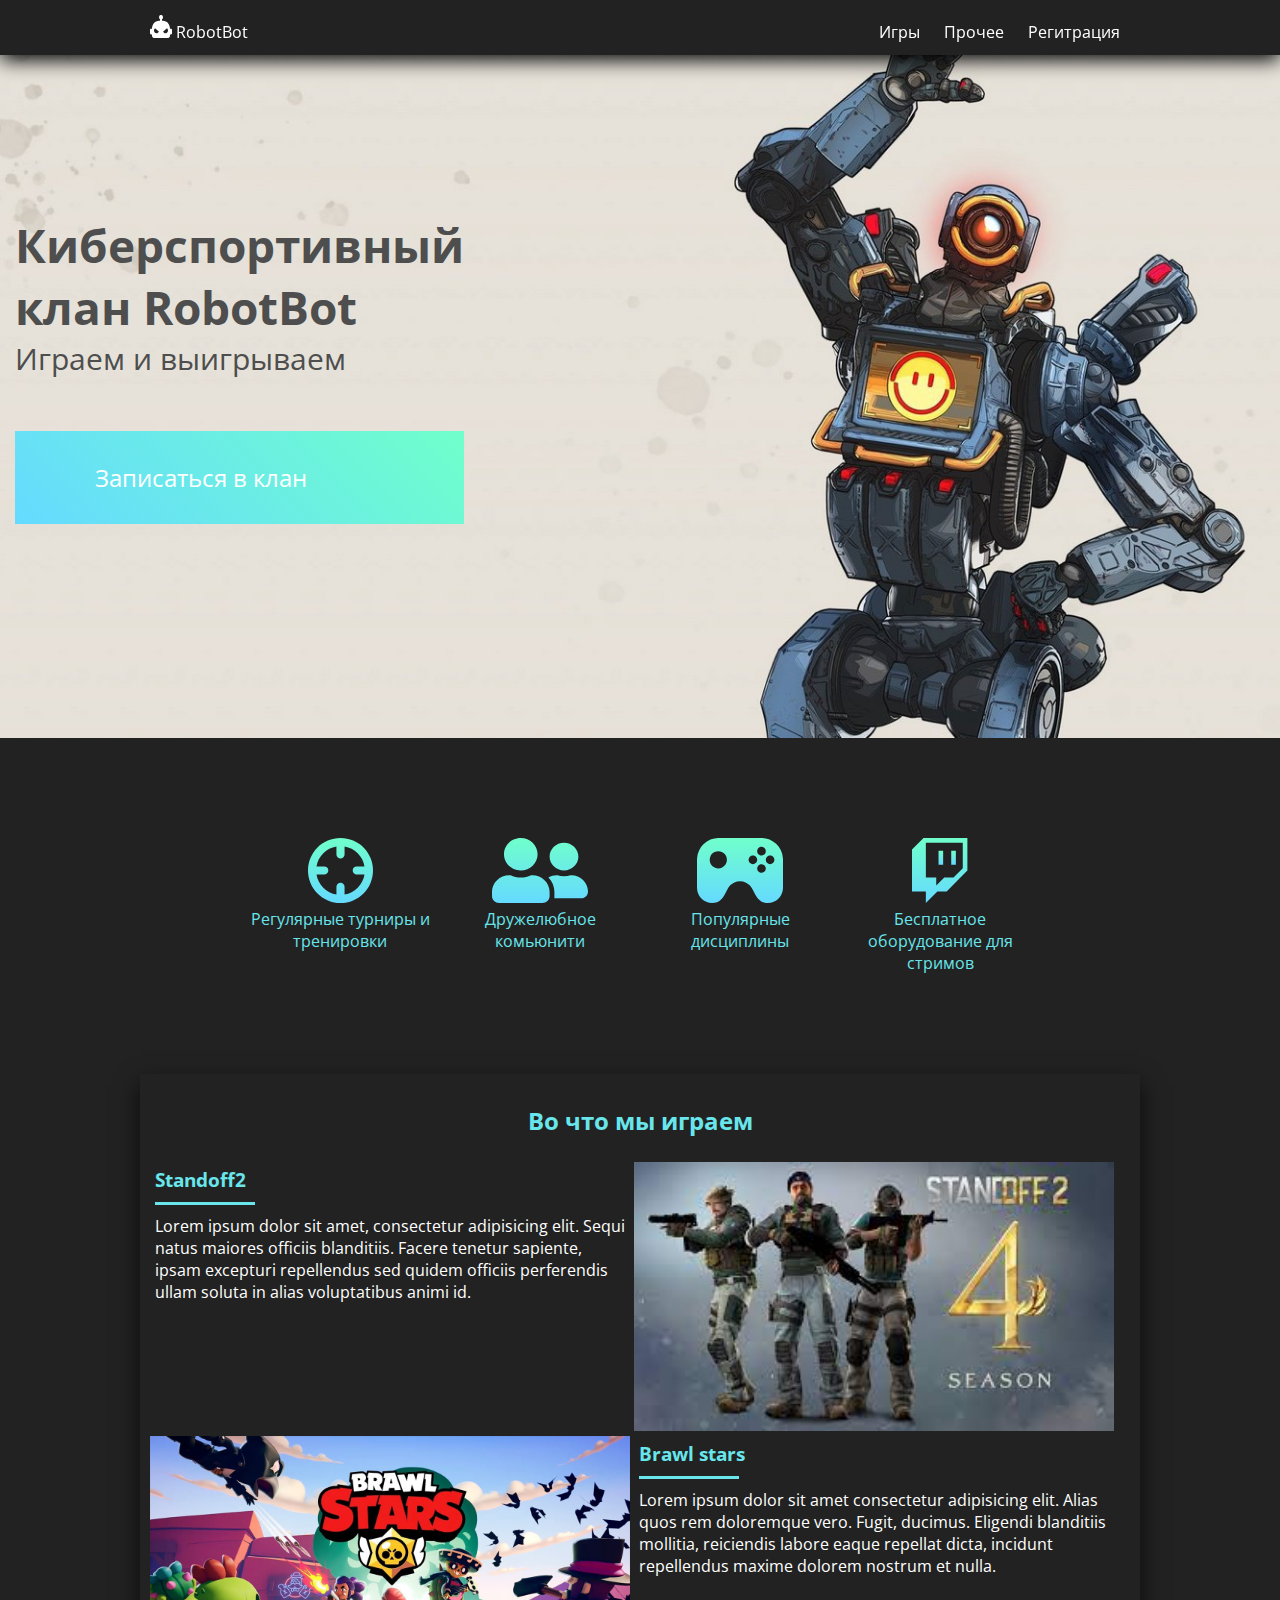
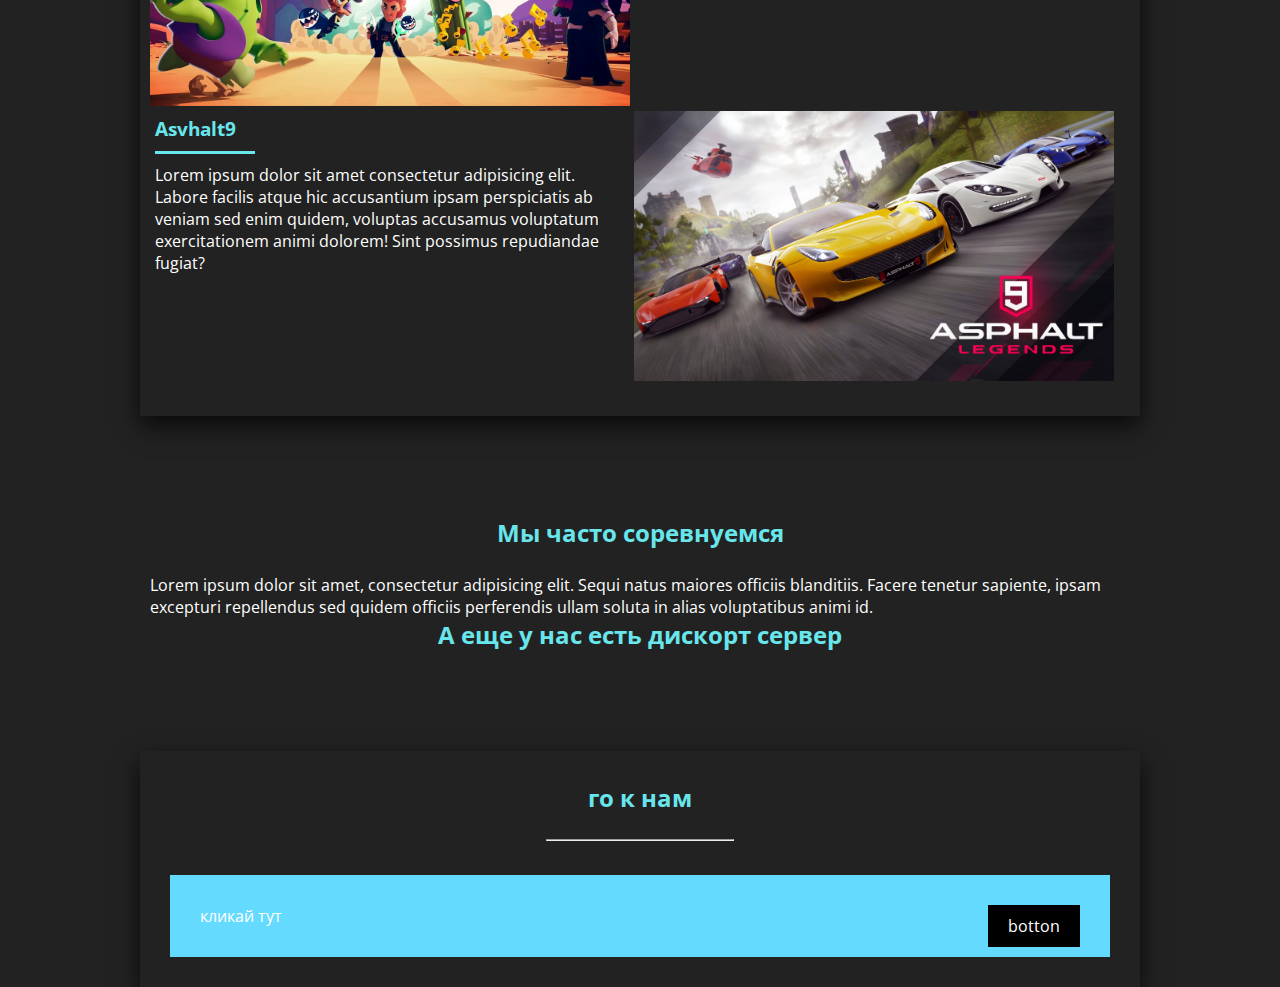
<file: cyber-sport/index.html>
<!DOCTYPE html>
<html lang="en">
<head>
    <meta charset="UTF-8">
    <meta http-equiv="X-UA-Compatible" content="IE=edge">
    <meta name="viewport" content="width=device-width, initial-scale=1.0">
    <title>Kyber pon4eky</title>
    <link rel="stylesheet" href="style.css">
</head>
<body>
    <div class="wrapper">
         <div class="header">
            <div class="container">
                <a class="logo" href="#">
                   <img class="logo-img" src="img/icons/site_logo.svg" alt="">
                   <span class="logo-text"  >RobotBot</span>
                </a>
                <div class="menu">
                    <a class="menu-item" href="#">Игры</a>
                    <a class="menu-item" href="#">Прочее</a>
                    <a class="menu-item" href="fom.html">Регитрация</a>
                </div>
            </div>
         </div>
         <div class="site-header">
            <div class="header-content">
               <h1 class="header-title">Киберспортивный <br> клан RobotBot</h1>
               <p class="header-sub_title">Играем и выигрываем</p>
               <a href="form.html" class="header-btn">Записаться в клан</a>
            </div>
         </div>
         <div class="about">
            <div class="container">
                <div class="about-card">
                    <img src="img/icons/scope.svg" alt="" class="about-img">
                    <p class="about-text">Регулярные турниры и тренировки</p>
                </div>
                <div class="about-card">
                    <img src="img/icons/friendly.svg" alt="" class="about-img">
                    <p class="about-text">Дружелюбное комьюнити</p>
                </div>
                <div class="about-card">
                    <img src="img/icons/joystic.svg" alt="" class="about-img">
                    <p class="about-text">Популярные дисциплины</p>
                </div>
                <div class="about-card">
                    <img src="img/icons/twitch.svg" alt="" class="about-img">
                    <p class="about-text">Бесплатное оборудование для стримов</p>
                </div>
            </div>
         </div>
         <div class="games">
            <div class="container games-container">
                <h2 class="title">
                    Во что мы играем
                </h2>
                <div class="gemes-cart">
                    <h3 class="games-title">Standoff2</h3>
                    <hr class="paloska">
                    <p class="text">Lorem ipsum dolor sit amet, consectetur adipisicing elit. Sequi natus maiores officiis blanditiis. Facere tenetur sapiente, ipsam excepturi repellendus sed quidem officiis perferendis ullam soluta in alias voluptatibus animi id.</p>
                </div>
                <img class="igri" src="img/standoff2.jpeg" alt="">
                <img class="igri" src="img/brawl.jpeg" alt="">
                <div class="gemes-cart">
                    <h3 class="games-title">Brawl stars</h3>
                    <hr class="paloska">
                    <p class="text">Lorem ipsum dolor sit amet consectetur adipisicing elit. Alias quos rem doloremque vero. Fugit, ducimus. Eligendi blanditiis mollitia, reiciendis labore eaque repellat dicta, incidunt repellendus maxime dolorem nostrum et nulla.</p>
                </div>
                <div class="gemes-cart">
                    <h3 class="games-title">Asvhalt9</h3>
                    <hr class="paloska">
                    <p class="text">Lorem ipsum dolor sit amet consectetur adipisicing elit. Labore facilis atque hic accusantium ipsam perspiciatis ab veniam sed enim quidem, voluptas accusamus voluptatum exercitationem animi dolorem! Sint possimus repudiandae fugiat?</p>
                </div>
                <img class="igri" src="img/asva.avif" alt="">

            </div> 
        </div>
        <div class="info">
            <div class="container">
                <h2 class="title">
                    Мы часто соревнуемся
                </h2>
                <p class="text">Lorem ipsum dolor sit amet, consectetur adipisicing elit. Sequi natus maiores officiis blanditiis. Facere tenetur sapiente, ipsam excepturi repellendus sed quidem officiis perferendis ullam soluta in alias voluptatibus animi id.</p>
                <h2 class="title">
                    А еще у нас есть дискорт сервер
                </h2>
            </div>
        
        
        
        
        
        
        
        
        
        
        
        
        
        
        
        
        
        
        
        
        
        
        
        
        
        
        
        
        
        
        
        
        
        
        
        
        
        
        
        
        
        
        
        
        
        
        
        
        
        
        
        
        
        
        
        
        
        
        
        
        
        
        
        
        
        
        
        
        
        
        
        </div>
        <div class="contacts">
            <div class="container cotacts-container">
                    <h2 class="title">го к нам</h2>
                  <hr class="contacts-linion">
                  <div class="contacts-box">
                    <a href="fom.html" class="wow">botton</a>    
                    <p class="class">кликай тут</p>
                  </div>
            </div>
        </div>
    </div>
</body>
</html>
</file>
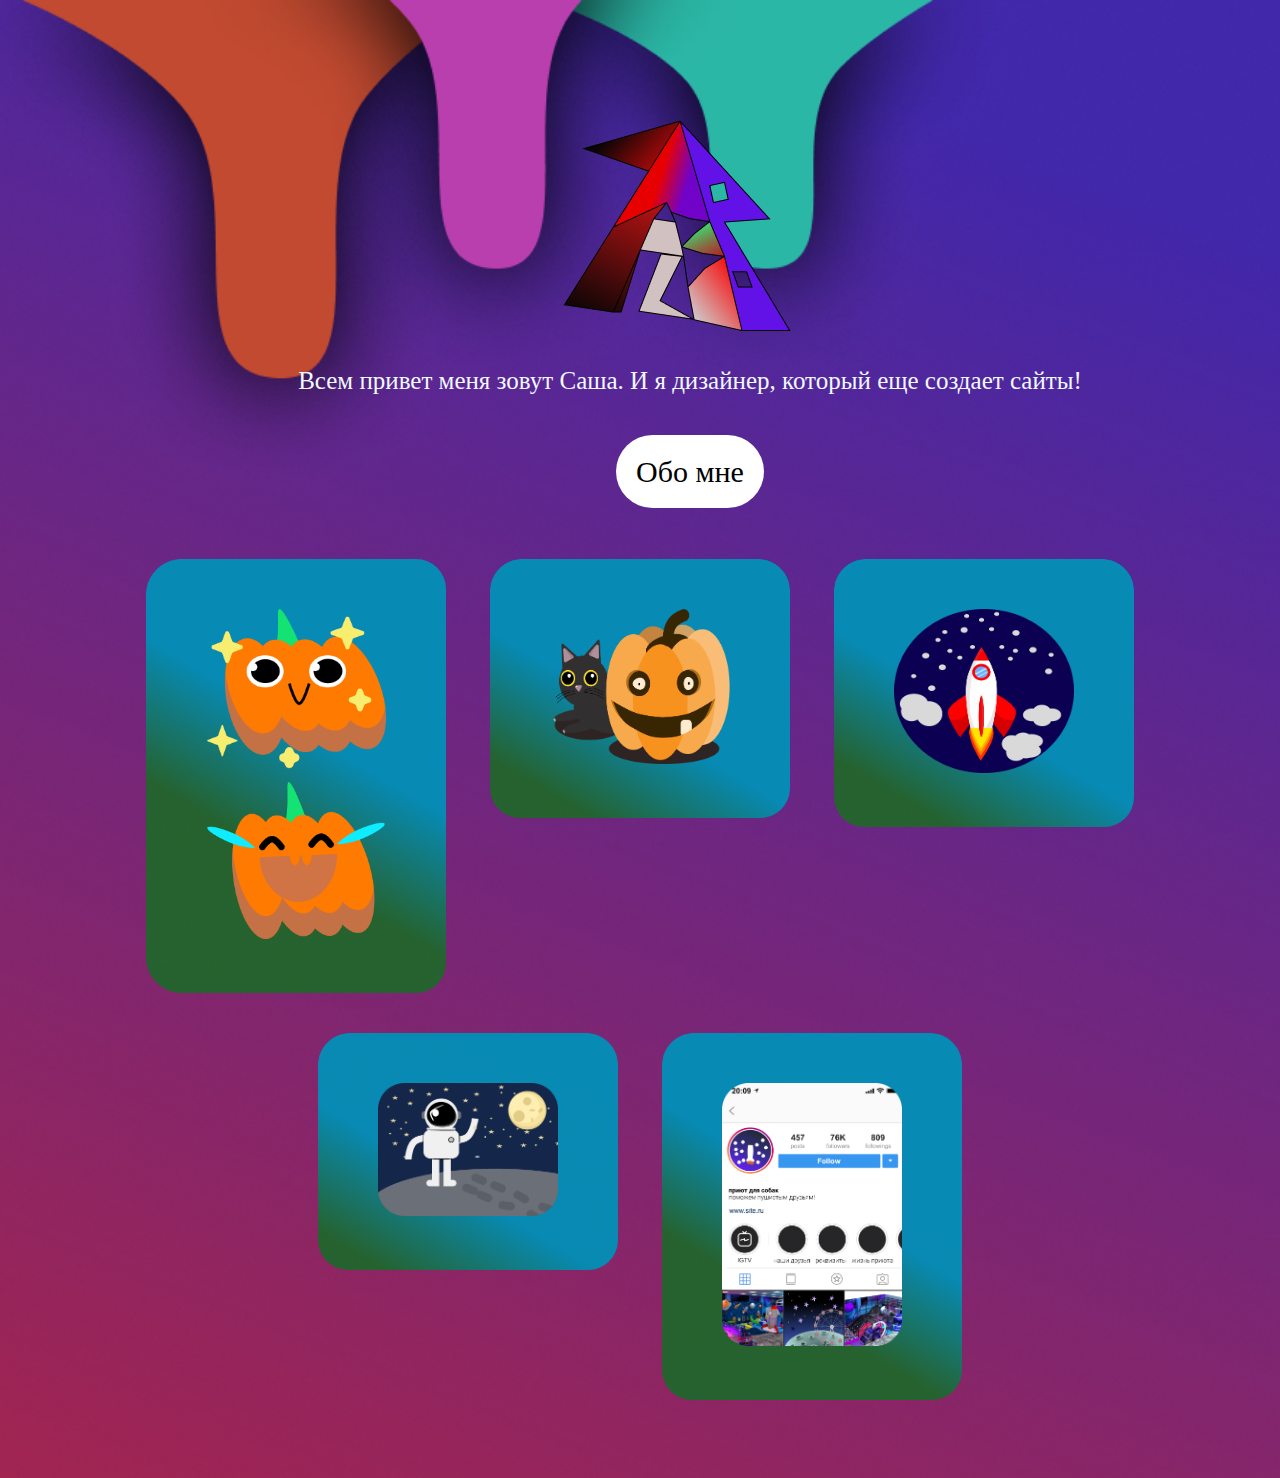
<file: site1/index.html>
<!DOCTYPE html>
<html lang="en">

<head>
    <meta charset="UTF-8">
    <meta name="viewport" content="width=device-width, initial-scale=1.0">
    <title>vce rabotu</title>
    <link rel="stylesheet" href="style.css">
</head>

<body>

    <div class="card-logo">
        <img src="img/лого.png" alt="">
        <p class="text">
            Всем привет меня зовут Саша. И я дизайнер, который еще создает сайты!
        </p>
        <a class="button" href="about.html">Обо мне</a>
    </div>
    <br>
    <div class="card">
        <img src="img/Group 52.png" alt="">
        <br>
        <img src="img/Group 57.png" alt="">
    </div>

    <div class="card">
        <img src="img/Group 19.png" alt="">
    </div>

    <div class="card">
        <img src="img/Group 33626.png" alt="">
    </div>

    <div class="card">
        <img src="img/касмонат.png" alt="">
    </div>

    <div class="card">
        <img src="img/Flying iPhone 12 Mockup Left View label.png" alt="">
    </div>

  





</body>

</html>
</file>
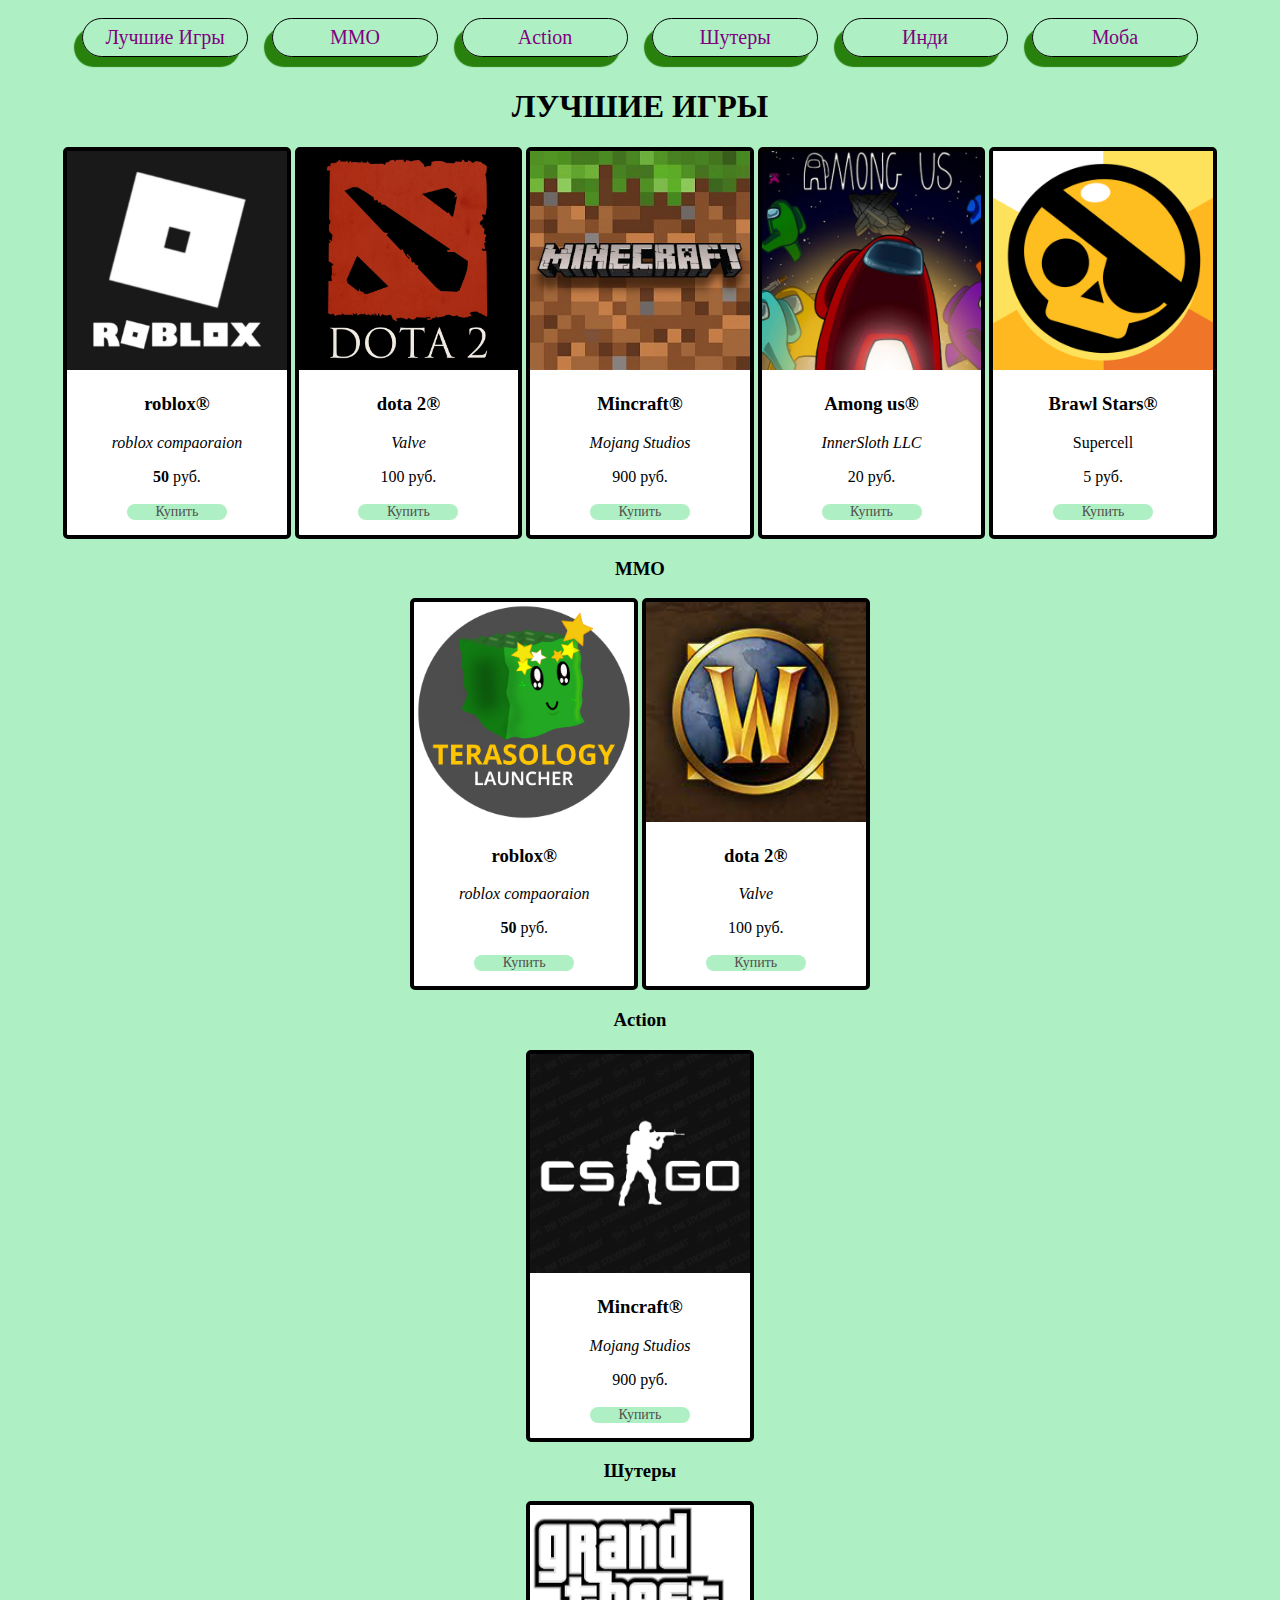
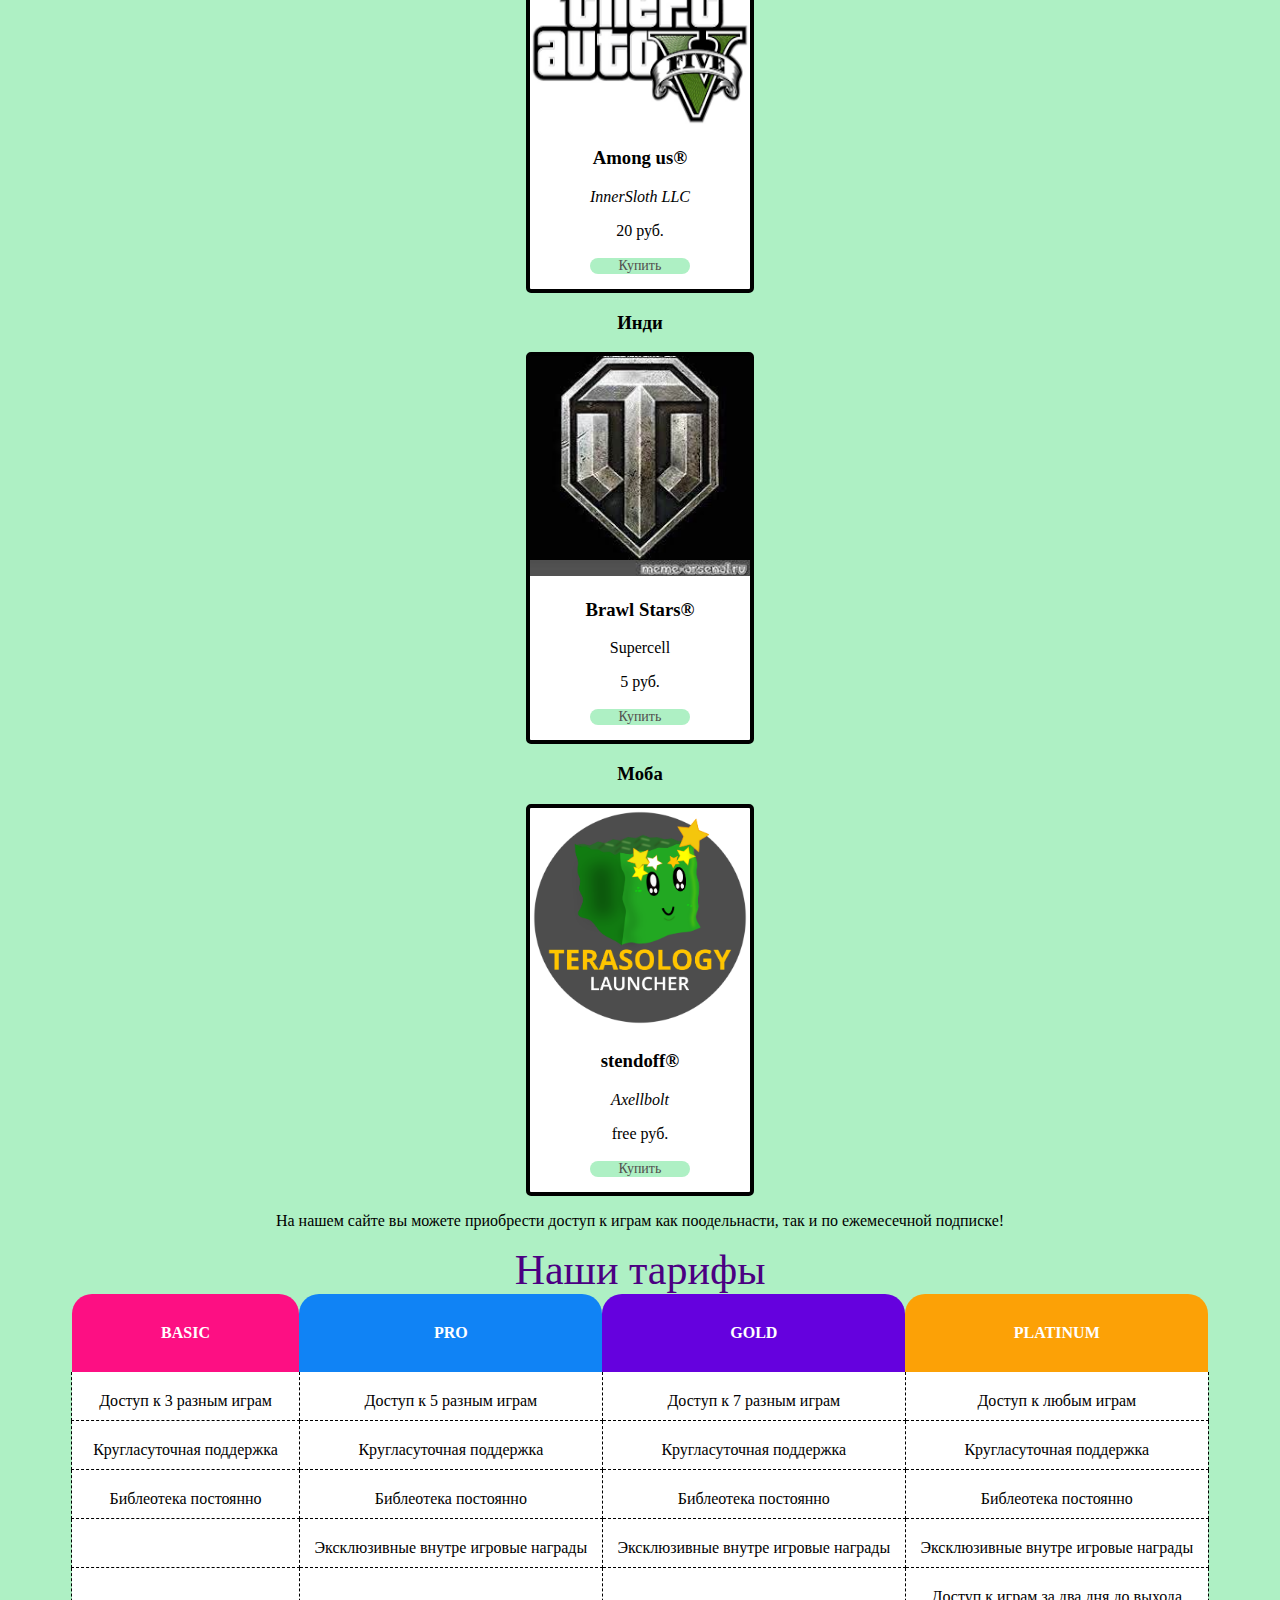
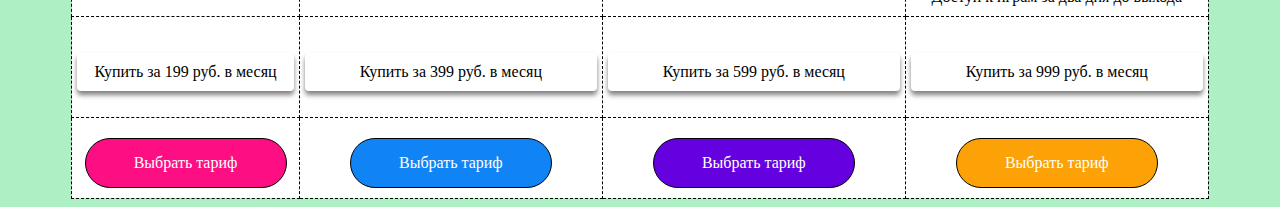
<file: top game/index.html>
<!--
   Цель урока: Создание топ лучших игр с использованием контейнеров и применением к ним новых CSS-свойств.
+ вспомнить команды из прошлых уроков;
+ добавить изображения, ссылки и параграфы для топа лучших игр;
+ познакомиться с тегом-контейнером <div>. Применить его к топу лучших игр; 
+ познакомиться с консолью-разработчика;
+ познакомиться с тегами <i> и <b>. Применить их к топу лучших игр;
+ познакомиться с новыми CSS-свойствами. Применить их к топу лучших игр;
+ получить домашнее задание. - Вспомнить команды из прошлого урока;
+ Доработка сайта;
+ Познакомиться с атрибутом id. Применить его к сайту;
+ Познакомиться с отступами (margin и padding);
+ Познакомиться с новыми CSS-свойствами и добавить их на сайт;
+ Получить домашнее задание.

Цель: создать при помощи таблиц баннер тарифного плана для прошлого проекта.
+ Вспомнить команды из прошлого урока;
+ Познакомиться с тегом <table>;
+ Познакомиться с тегом <caption>;
- Познакомиться с тегами , <thead>, <tbody>, <th>, <tr> и <td>.
- Познакомиться и применить CSS-свойство border-collapse;
- Получить домашнее задание.
-->
<!DOCTYPE html>
<html lang="en">
<head>
    <meta charset="UTF-8">
    <meta http-equiv="X-UA-Compatible" content="IE=edge">
    <meta name="viewport" content="width=device-width, initial-scale=1.0">
    <title>Top best-games</title> 
    <link rel="stylesheet" href="style.css">
</head>
<body>
   <div class="menu"> 
      <a href="#best-games" class="menu-item">Лучшие Игры</a>
      <a href="#mmo" class="menu-item">ММО</a>
      <a href="#action" class="menu-item">Action</a>
      <a href="#shooters" class="menu-item">Шутеры</a>
      <a href="#ende" class="menu-item">Инди</a>
      <a href="#moba" class="menu-item">Моба</a>

   </div>
    <h1 id="best-games">ЛУЧШИЕ ИГРЫ</h1>  
    
    <div class="cart">
       <img src="img/1.jpg" alt=""> 
       <h3>roblox&reg;</h3>
       <p> <i>roblox compaoraion</i></p>
       <p> <b>50</b>  руб.</p> 
       <a class="button" href="https://www.roblox.com/">Купить</a>
    </div>
    
    <div class="cart">
        <img src="img/2.jpg" alt=""> 
        <h3>dota 2&reg;</h3>
        <p> <i>Valve</i></p>
        <p>100 руб.</p>
        <a class="button" href="https://www.dota2.com/home">Купить</a>
    </div>
    

    
     <div class="cart"> 
    <img src="img/3.png" alt=""> 
    <h3>Mincraft&reg;</h3>
    <p> <i>Mojang Studios</i></p>
    <p>900 руб.</p>
    <a class="button" href="https://www.minecraft.net/ru-ru">Купить</a>

    </div>
    
    <div class="cart">
        <img src="img/4.png" alt=""> 
        <h3>Among us&reg;</h3>
        <p> <i>InnerSloth LLC</i></p>
        <p>20 руб.</p>
        <a class="button" href="https://store.steampowered.com/app/945360/Among_Us/">Купить</a>
    </div>
    
    <div class="cart">
        <img src="img/5.png" alt=""> 
        <h3>Brawl Stars&reg;</h3>
        <p> <i></i>Supercell</p>
        <p>5 руб.</p>
        <a class="button" href="https://blog.brawlstars.com/">Купить</a>
    </div>

    <h3 id="mmo">MMO</h3>
    <div class="cart">
        <img src="img/6.png" alt=""> 
        <h3>roblox&reg;</h3>
        <p> <i>roblox compaoraion</i></p>
        <p> <b>50</b>  руб.</p> 
        <a class="button" href="https://www.roblox.com/">Купить</a>
     </div>
     
     <div class="cart">
         <img src="img/7.jpeg" alt=""> 
         <h3>dota 2&reg;</h3>
         <p> <i>Valve</i></p>
         <p>100 руб.</p>
         <a class="button" href="https://www.dota2.com/home">Купить</a>
     </div>
     
     <h3 id="action">Action</h3>
     
      <div class="cart"> 
     <img src="img/8.png" alt=""> 
     <h3>Mincraft&reg;</h3>
     <p> <i>Mojang Studios</i></p>
     <p>900 руб.</p>
     <a class="button" href="https://www.minecraft.net/ru-ru">Купить</a>
 
     </div>
     
     <h3 id="shooters">Шутеры</h3>

     <div class="cart">
         <img src="img/9.png" alt=""> 
         <h3>Among us&reg;</h3>
         <p> <i>InnerSloth LLC</i></p>
         <p>20 руб.</p>
         <a class="button" href="https://store.steampowered.com/app/945360/Among_Us/">Купить</a>
     </div>
     
     <h3 id="ende">Инди</h3>

     <div class="cart">
         <img src="img/10.jpeg" alt=""> 
         <h3>Brawl Stars&reg;</h3>
         <p> <i></i>Supercell</p>
         <p>5 руб.</p>
         <a class="button" href="https://blog.brawlstars.com/">Купить</a>
     </div>
    
     <h3 id="moba">Моба</h3>

     <div class="cart">
        <img src="img/6.png" alt=""> 
        <h3>stendoff&reg;</h3>
        <p> <i>Axellbolt</i></p>
        <p>free руб.</p>
        <a class="button" href="">Купить</a>
    </div>

    
    <p>На нашем сайте вы можете приобрести доступ к играм как поодельнасти, так и по ежемесечной подписке!</p>
    <table>
        <caption>Наши тарифы</caption>
        <thead>
            <tr>
                <th class="basic">BASIC</th> 
                <th class="pro">PRO</th>
                <th class="gold">GOLD</th>
                <th class="platinum">PLATINUM</th>
            </tr>
        </thead>
        <tbody>
            <tr>
                <td>
                    Доступ к 3 разным играм
                </td>
                
                <td>
                    Доступ к 5 разным играм
                </td>

                <td>
                    Доступ к 7 разным играм
                </td>

                <td>
                    Доступ к любым  играм
                </td>
            </tr>
            <tr>
                <td>
                    Кругласуточная поддержка
                </td>

                <td>
                    Кругласуточная поддержка
                </td>

                <td>
                    Кругласуточная поддержка
                </td>

                <td>
                    Кругласуточная поддержка
                </td>
            </tr>
           <tr>
               <td>
                   Библеотека постоянно
               </td>

                <td>
                 Библеотека постоянно
                </td>

                <td>
                  Библеотека постоянно
                </td>

                <td>
                 Библеотека постоянно
               </td>
           </tr>
           <tr>
               <td>
                   
               </td>

               <td>
                Эксклюзивные внутре игровые награды
               </td>

               <td>
                Эксклюзивные внутре игровые награды
               </td>

               <td>
                Эксклюзивные внутре игровые награды
               </td>

           </tr>
           <tr>
               <td></td>
               <td></td> 
               <td></td>
               <td>
                   Доступ к играм за два дня до выхода
               </td>
           </tr>
           <tr>
               <td>
                   <p class="table-text">Купить за 199 руб. в месяц</p>
               </td>

               <td>
                   <p class="table-text">Купить за 399 руб. в месяц</p>
               </td>

               <td>
                   <p class="table-text"> Купить за 599 руб. в месяц</p>
               </td>

               <td> 
                   <p class="table-text">  Купить за 999 руб. в месяц</p>        
               </td>
           </tr>
           <tr>
               <td>
                   <a href="" class="prize-batton basic"> Выбрать тариф </a>        
               </td>
               <td>
                <a href="" class="prize-batton pro"> Выбрать тариф </a>
               </td>

               <td>
                <a href="" class="prize-batton gold"> Выбрать тариф </a>
               </td>

               <td>
                <a href="" class="prize-batton platinum"> Выбрать тариф </a> 
               </td>
           </tr>
        </tbody>
    </table>

</body>
</html>
</file>
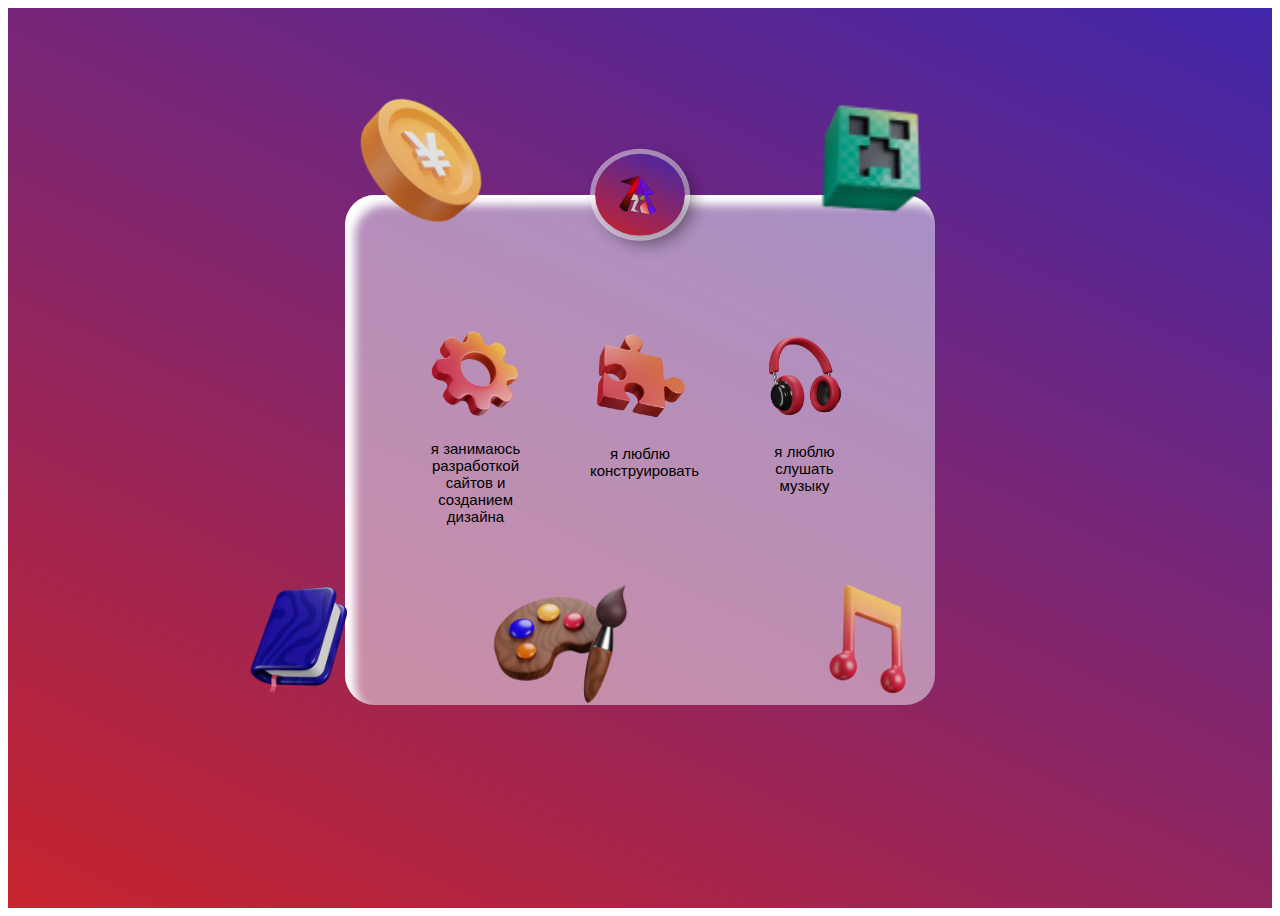
<file: about.html>
<!DOCTYPE html>
<html lang="en">

<head>
    <meta charset="UTF-8">
    <meta name="viewport" content="width=device-width, initial-scale=1.0">
    <title>Document</title>
    <link rel="stylesheet" href="about.css?123">
</head>

<body>
    <main>
        <div class="cart">

            <img class="card-logo" src="img/лого.png" alt="">

            <div class="item-1">
                <img src="img/setting-dynamic-color.png" alt="">
                <p>
                    я занимаюсь разработкой сайтов и созданием дизайна
                </p>
            </div>
            <div class="item-1">
                <img src="img/puzzle-dynamic-color.png" alt="">
                <p>
                    я люблю конструировать
                </p>
            </div>
            <div class="item-1">
                <img src="img/headphone-dynamic-color.png" alt="">
                <p>
                    я люблю слушать музыку
                </p>
            </div>
            <img class="cart-1 anima" src="img/paint-kit-dynamic-color.png" alt="">
            <img class="cart-2 anima" src="img/yuan-dynamic-color.png" alt="">
            <img class="cart-3 anima" src="img/notebook-dynamic-color.png" alt="">
            <img class="cart-4 anima" src="img/minecraft-dynamic-color.png" alt="">
            <img class="cart-5 anima" src="img/music-dynamic-color.png" alt="">
        </div>


    </main>

</body>

</html>
</file>
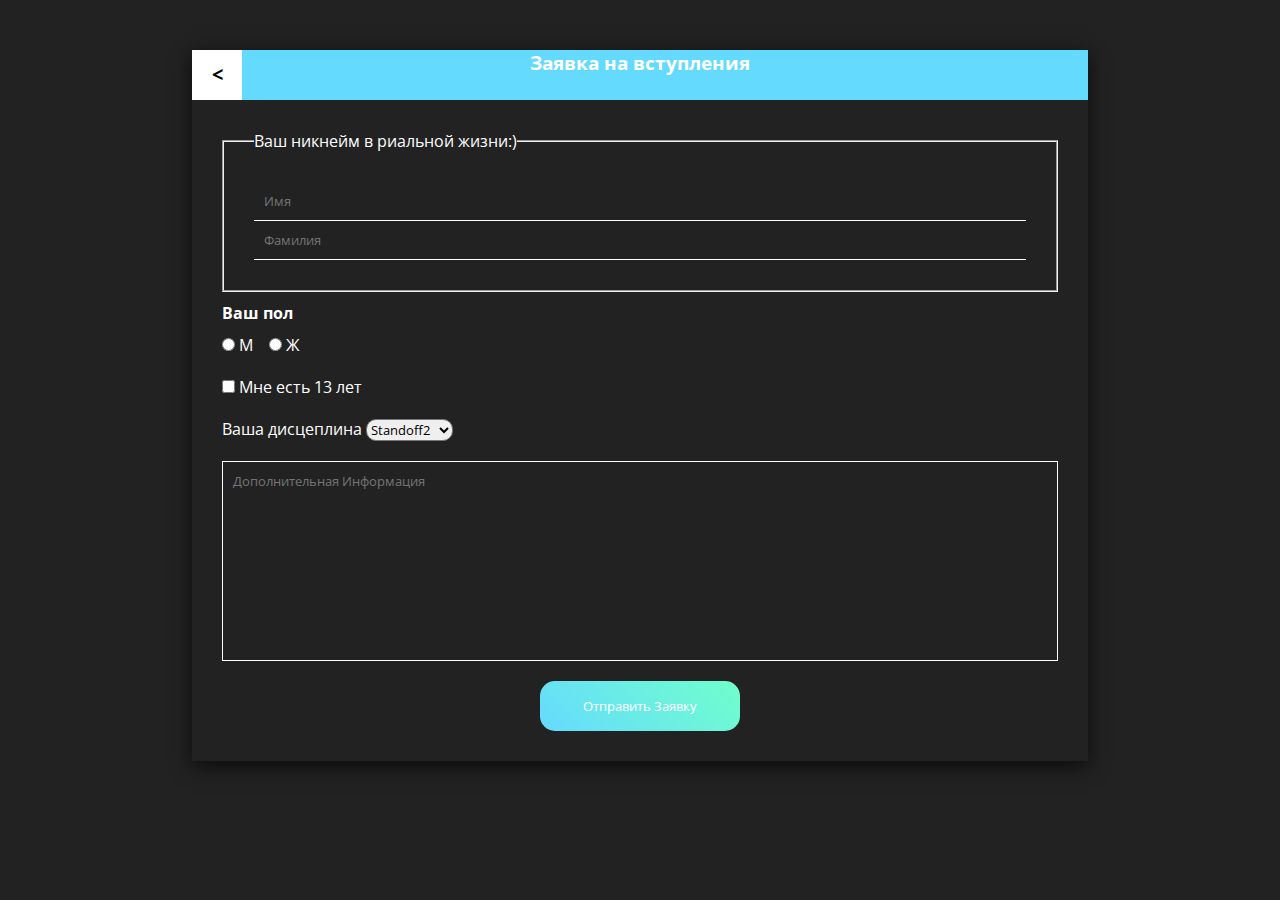
<file: cyber-sport/fom.html>
<!DOCTYPE html>
<html lang="en">
<head>
    <meta charset="UTF-8">
    <meta http-equiv="X-UA-Compatible" content="IE=edge">
    <meta name="viewport" content="width=device-width, initial-scale=1.0">
    <title>Registration</title>
    <link rel="stylesheet" href="style.css">
</head>
<body>
    <div class="wrapper">
        <form action="#" class="form">
            <div class="form-head">
                <a class="form-back" href="index.html"><</a>
                <h3 class="form-title"> Заявка на вступления</h3>
            </div>
            <div class="form-body">
                <fieldset class="form-filset">
                    <legend class="form-legend">Ваш никнейм в риальной жизни:)</legend>
                    <input name="name" placeholder="Имя" type="text" class="form-input">
                    <input name="surname" placeholder="Фамилия" type="text" class="form-input">
                </fieldset>
                <h4 class="gender">Ваш пол</h4>
                <div class="form-box">
                   <input class="form-radio" type="radio" name="gender" id="male">
                   <label class="form-label" for="male">M</label>
                   <input class="form-radio" type="radio" name="gender" id="famale">
                   <label class="form-label" for="famale">Ж</label>
                </div>
                <div class="form-box">
                    <input class="chek-box" type="checkbox" name="age" id="age">
                    <label for="age">Мне есть 13 лет</label>
                </div>
                <div class="form-box">
                     <label for="game">Ваша дисцеплина</label>    
                     <select class="select-box" name="game" id="game">
                       <option value="Standoff2">Standoff2</option>
                       <option value="Brawl stars">Brawl stars</option>
                       <option value="Asvhalt9">Asvhalt9</option>
                     </select>
                </div>
                <textarea placeholder="Дополнительная Информация"  class="coment" name="coment"></textarea>
                <button class="butonchik" type="submit">Отправить Заявку</button>
            </div>
        </form>
    </div>
</body>
</html>
</file>
<file: cyber-sport/style.css>
@import url('https://fonts.googleapis.com/css2?family=Open+Sans:wght@400;700&display=swap');
*{
    padding: 0;
    margin: 0;
    box-sizing: border-box;
    font-family: 'Open Sans', sans-serif;
}
body{
background-color: #222;

}
.wrapper{
    overflow: hidden;
}
.container{
    max-width: 1000px;
    margin: 0 auto;
    padding: 0 10px;
}
.header {
    background-color: #222;
    padding: 5px ;
    position: fixed;
    width: 100%;
    height: 55px;
    line-height:55px ;
    z-index: 100;
    box-shadow: 0px 5px 20px black;
}
.logo {
    text-decoration: none;
}
.logo-img {
}
.logo-text {
    color: rgb(255, 255, 255); 
}
.menu {
    float: right;
}
.menu-item {
    color: white;
    text-decoration: none;
margin:0 10px;
display:inline-block;
transition: 0.3s;
}
.menu-item:hover{
    transform: scale(1.2);
}
.site-header {
    position: relative;
    height:82vh ;
    background: url(img/apex-legends-pathfinder-robot-emoticons-saluting-futuristic.jpg) center/cover no-repeat;
}
.header-content {
    position: absolute;
    left: 15px;
    top: 50%;
    transform: translateY(-50%);
}
.header-title {
    font-size: 46px;
    color: #4e4e4e;
}
.header-sub_title {
    color: #4e4e4e;
    font-size: 30px;
}
.header-btn {
    text-decoration: none;
    color: white;
    background: linear-gradient(45deg,#65daff,#70ffcb);
    padding: 30px 80px;
    display: block;
    margin-top: 52px;
    font-size: 24px;
}
.header-btn:hover{
    background: linear-gradient(45deg,#000000,#ff0000);
}

.RobotBot{
    color: white;
}
.about {
    text-align: center;
    padding-bottom: 100px;
padding-top: 100px;
}
.about-card {
display: inline-block;
width: 20%;
vertical-align: top;
}
.about-img {
height: 65px;
}
.about-text {
color:#68e6ec;
}
.games {
}
.container {
}
.games-container {
    padding: 30px 10px;
    box-shadow: 0 10px 23px rgba(0, 0, 0, 0.73);
}
.title {
    color:#68e6ec;
    text-align: center;
    margin-bottom: 25px;
}
.gemes-cart {
    display: inline-block;
    width: 49%;
    vertical-align: top;
    padding: 5px;
}
.games-title {
    color:#68e6ec;
    margin-bottom: 10px;
}
.paloska {
    background-color:#68e6ec;
    height: 3px;
    border: none;
    width: 100px;
    margin-bottom: 10px;
}
.text {
    color: white;
}
.igri {
    width: 49%;
}

.info{
    margin-bottom: 100px;
    margin-top: 100px;
}
.class{
   color: white;
   width: 100px;
}
.contacts {
}
.cotacts-container {
    padding: 30px 30px;
    box-shadow: 0 10px 23px rgba(0, 0, 0, 0.73);
}
.contacts-linion {
    margin:auto ;
    margin-bottom: 34px;
    width: 20%;  
}
.contacts-box {
    background-color: #65daff;
padding: 30px;
}
.wow {
    text-decoration: none;
   background-color: black ;
   color: white;
   padding: 10px 20px;
   float:right ;
   display:block;
}
.form {
    width: 70%;
    background-color: #222;
    margin: 50px auto;
    box-shadow: 0 5px 20px rgba(0, 0, 0, 0.7);
}
.form-head {
    position: relative;
    height: 50px;
    background-color: #65daff;
    color: white;
    text-align: center;
}
.form-back {
    text-decoration: none;
    width: 50px;
    height: 50px;
    background-color: white;
    color: black;
    display: block;
    position: absolute;
    top: 0;
    left: 0;
    text-align: center;
    line-height: 50px;
    font-size: 20px;
    font-weight: 700;
}
.form-title {
}
.form-body {
    padding: 30px;
    color: white;
}
.form-filset {
    padding: 30px;
    margin-bottom: 10px;
}
.form-legend {
}
.form-input {
    width: 100%;
    background-color: transparent; 
    border: none;
    border-bottom: 1px solid white;
    padding: 10px;
    outline: none;
    color: white;
}
.gender {
    margin-bottom: 10px;
}
.form-box {
    margin-bottom: 20px;
}
.form-radio {
    
}
.form-label {
    margin-right: 12px;
}
.chek-box {
}
.select-box {
    border-radius: 10px;
    outline: none;
}
.coment {
    resize: none;
    width: 100%;
    height: 200px;
    background-color: transparent;
    color: white;
    padding: 10px;
    outline: none;
    border: 1px solid white;
    margin-bottom: 15px;
}
.butonchik {
    width: 200px;
    height: 50px;
    background:linear-gradient(45deg,#65daff,#70ffcb)  ;
    margin: auto;
    display: block;
    outline: none;
    border: none;
    color: white;
    cursor: pointer;
    transition: 0.5s;
    border-radius: 15px;
}

.butonchik:hover{
    background:linear-gradient(45deg,#00c3ff,#00ffa2)  ;
}


@media (max-width:700px) {
    .gemes-cart {
        width: 100%;
    }
    .igri {
        width: 100%;
    }
}



@media (max-width:570px) {
    .about-card {
        width: 40%;
        margin-bottom: 34px;
        }
        .about-img {
            height: 65px;
            }
}
@media(max-width:480px){
    .menu-item {
        margin:0 5px;
        font-size: 14px;
    }
    .logo-img {
        width: 15px;
    }
    .logo-text {
        font-size: 13px;
    }
    .header-btn {
        padding: 20px;
        margin-top: 30px;
        font-size: 18px;
        display: inline-block;
    }
    .header-title {
        font-size: 15px;
    }
    .header-sub_title {
        font-size: 15px;
    }
    .form {
        width: 100%;
        margin: 25px auto;
    }
}
</file>
<file: site1/style.css>
body{
background-image:url(img/Desktop\ -\ 1.png);
background-size: cover;
background-repeat: no-repeat;
background-position: center;
text-align: center;
padding: 50px;
}

.card-logo{
    width: 100%;
    padding: 50px;
    display: inline-block;
}

.text{
    font-size: 25px;
    color: aliceblue;
    margin-bottom: 60px;
}

.button{
    border-radius: 50px;
    font-size: 30px;
    color: rgb(0, 0, 0);
    text-decoration: none;
    background-color:#fff;
    padding:20px;
}

.card{
    background-image: url(img/Rectangle\ 135.png);
    background-size: cover;
    width: 200px;
    border-radius: 30px;
    padding: 50px;
    display: inline-block;
    vertical-align: top;
    margin: 20px;

}

.card img {
    width: 90%;
}



@media (max-width:700px) {
   body{
    background: linear-gradient(#D63232,#9327C6);

   }
    
}
</file>
<file: top game/style.css>
.cart{
   display: inline-block; 
   width: 18%;
   background-color: white;
   padding-bottom: 15px;
   text-align: center;
   border: 4px solid black;
   border-radius: 5px;
   box-sizing: border-box;
}
img{ 
width: 100%;
}
body{
   background-color:#aef0c4; 
   text-align: center;
}
.button{
   text-decoration: none;
   color: #524f4e;
   background-color:#aef0c4;
   display: inline-block;
   border-radius: 20px;
   width: 100px;
   font-size: 14px;
}
.menu-item{
   margin: 10px;
   text-decoration: none;
   font-size: 20px;
   color: #800080;
   border:1px solid black;
   border-radius: 43px;
   width: 150px;
   display: inline-block;
   padding: 7px;
   box-shadow: -8px 10px 1px rgb(40, 129, 13);
}
caption{
   font-size: 42px;
   color: #4b0082;
}
table{
   width: 90%;
   margin: 0 auto ;
   border-collapse: collapse;
}
tbody{
   background-color: white;
}
td{
   padding: 20px 5px 10px 5px;
   border-left: 1px  dashed black;
   border-bottom: 1px dashed black;
   border-right: 1px dashed black;
}
.basic{
   background-color: #fd0f83;
}
.pro{
background-color: #1083f5;
}
.gold{
background-color: #6501de;
}
.platinum{
background-color: #fca106;
}
th{
   padding: 30px 0px 30px 0px;
   color: white;
   border-radius: 20px 20px 0px 0px;
}
.table-text{
padding: 10px;
box-shadow: 0px 4px 5px gray;
border-radius: 4px;
}
.prize-batton{
   text-decoration: none;
   border: 1px solid black;
   width: 200px;
   display: inline-block;
   border-radius: 30px;
   padding: 15px 0px ;
   color: white;
}
</file>
<file: about.css>
body {
    font-family: Verdana, Geneva, Tahoma, sans-serif;
    font-size: 16px;
}

main {
    background-image: linear-gradient(-155deg, #4127AA, #C7242D);
    height: 100vh;
}

.card-logo {
    position: absolute;
    top: 0px;
    right: 50%;
    transform: translate(50%, -50%);
    background-image: linear-gradient(-155deg, #4127AA, #C7242D);
    border-radius: 50%;
    padding: 20px;
    outline: 5px solid rgba(255, 255, 255, 0.46);
    box-shadow: 7px 7px 17px rgba(0, 0, 0, 0.478);
    width: 50px;
}

.cart {
    background-color: rgba(240, 248, 255, 0.5);
    width: 550px;
    height: 390px;
    position: absolute;
    top: 50%;
    left: 50%;
    transform: translate(-50%, -50%);
    border-radius: 30px;
    box-shadow: 10px 10px 10px white inset;
    text-align: center;
    padding: 20px;
    padding-top: 100px;
}

.item-1 {
    /* border: 2px solid #C7242D ; */
    width: 100px;
    vertical-align: top;
    display: inline-block;
    margin: 30px;
    font-size: 15px;
}

.item-1 img {
    width: 100%;
}



.anima {
    animation-name: wave;
    animation-duration: 3s;
    animation-iteration-count: infinite;
}

.cart-1 {
    position: absolute;
    bottom: -10px;
    right: 300px;
    width: 150px;
    animation-duration: 2s;
}

.cart-2 {
    position: absolute;
    top: -110px;
    left: 0px;
    width: 150px;
    animation-duration: 4s;
}

.cart-3 {
    position: absolute;
    bottom: 0px;
    left: -110px;
    width: 130px;
    animation-duration: 3s;
}

.cart-4 {
    position: absolute;
    top: -100px;
    right: 0px;
    width: 130px;
    animation-duration: 2s;
}


.cart-5 {
    position: absolute;
    bottom: 0px;
    right: 0px;
    width: 130px;
    animation-duration: 1.5s;
    animation-direction: alternate-reverse;
}





@keyframes wave {
    0% {
        transform: translate(0, 0);
    }

    50% {
        transform: translate(0, 100px);
    }

    100% {
        transform: translate(0, 0);
    }
}






@media (max-width:700px) {
   .cart{ 
    width: 100%;
    position: relative;
    /* border: 10px red solid; */
    height: fit-content;
    border-radius: 0px;
   }
     
 }
</file>
